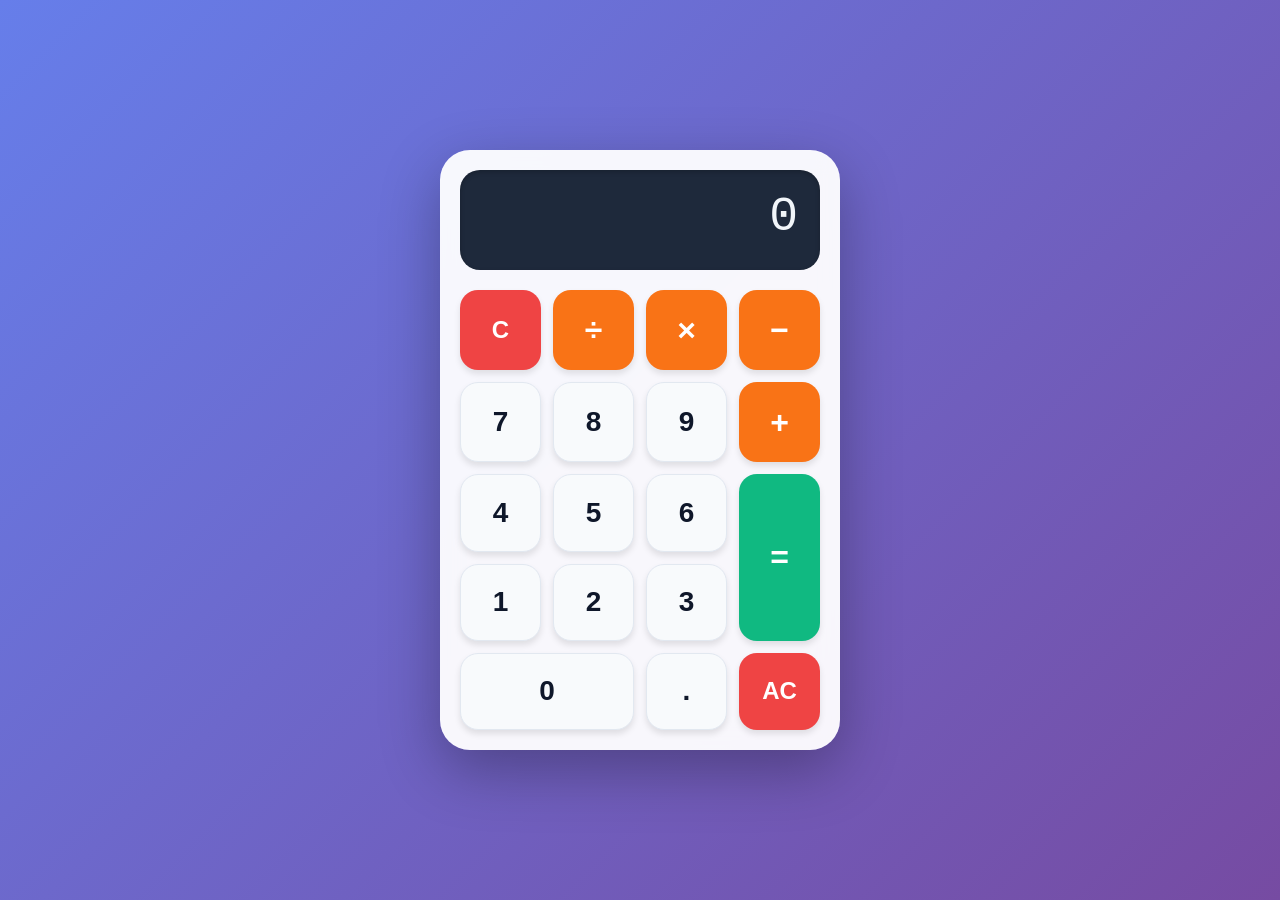
<file: front/gpt/index.html>
<!DOCTYPE html>
<html lang="en">
<head>
    <meta charset="UTF-8">
    <meta name="viewport" content="width=device-width, initial-scale=1.0">
    <title>Elegant Calculator</title>
    <link rel="stylesheet" href="style.css">
</head>
<body>
    <div class="calculator-container">
        <div class="calculator">
            <div class="display" id="display">0</div>
            <div class="button-grid">
                <button class="btn btn-clear" data-action="clear">C</button>
                <button class="btn btn-operator" data-op="/">÷</button>
                <button class="btn btn-operator" data-op="*">×</button>
                <button class="btn btn-operator" data-op="-">−</button>

                <button class="btn btn-number" data-num="7">7</button>
                <button class="btn btn-number" data-num="8">8</button>
                <button class="btn btn-number" data-num="9">9</button>
                <button class="btn btn-operator" data-op="+">+</button>

                <button class="btn btn-number" data-num="4">4</button>
                <button class="btn btn-number" data-num="5">5</button>
                <button class="btn btn-number" data-num="6">6</button>
                <button class="btn btn-equals" data-action="equals">=</button>

                <button class="btn btn-number" data-num="1">1</button>
                <button class="btn btn-number" data-num="2">2</button>
                <button class="btn btn-number" data-num="3">3</button>
                <button class="btn btn-number zero" data-num="0">0</button>

                <button class="btn btn-number" data-num=".">.</button>
                <button class="btn btn-clear" data-action="clear">AC</button>
            </div>
        </div>
    </div>
    <script src="script.js"></script>
</body>
</html>
</file>
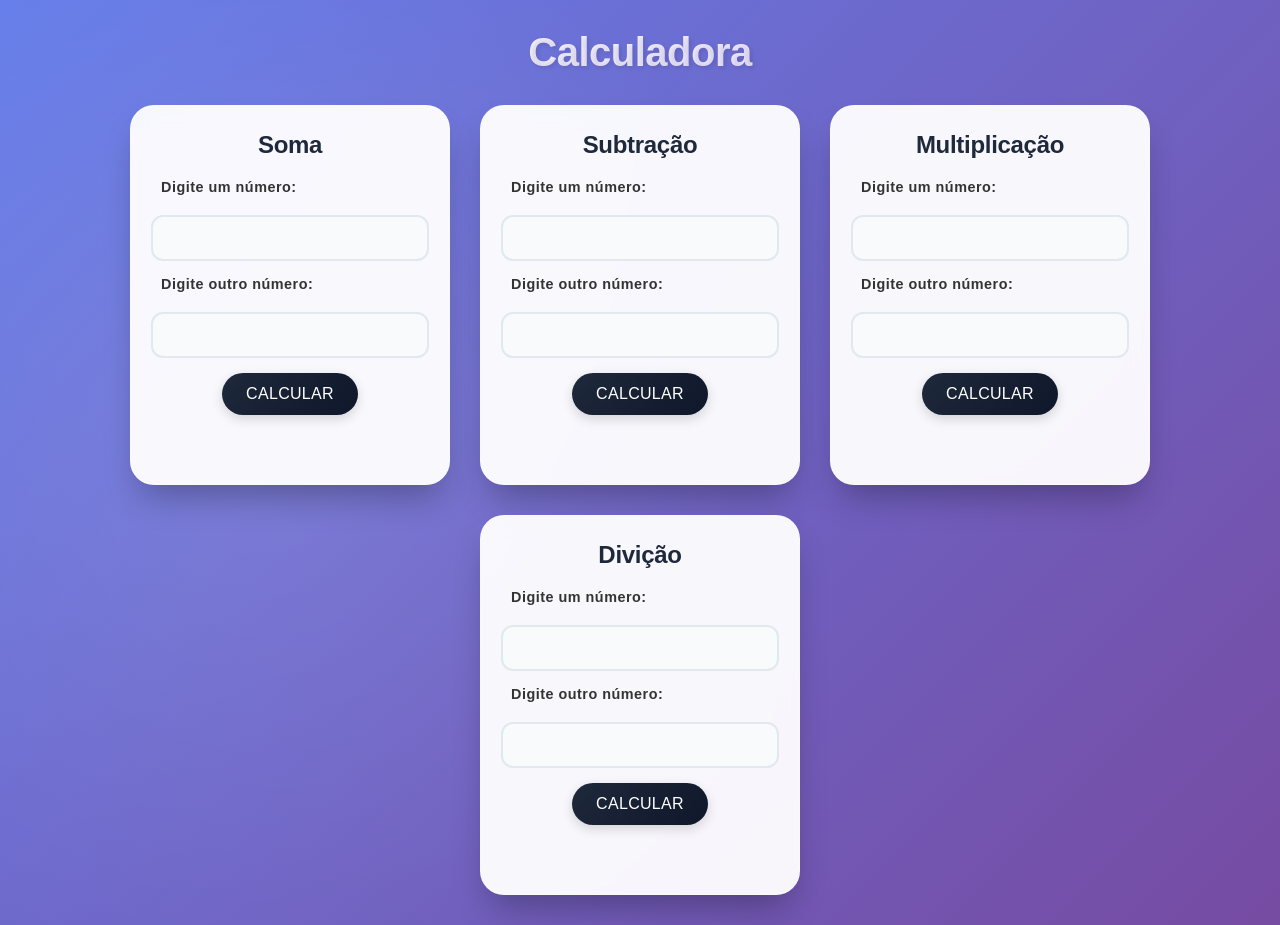
<file: front/inicial/index.html>
<!DOCTYPE html>
<html lang="pt-BR">
<head>
    <meta charset="UTF-8">
    <meta name="viewport" content="width=device-width, initial-scale=1.0">
    <link rel="stylesheet" href="style.css">
    <title>Calculadora</title>
</head>
<body>
    <h1 class="title">Calculadora</h1>    
    <main>
        <div>
            <h2>Soma</h2>
            <label for="soma1">Digite um número: </label>
            <input type="number" id="soma1">
            <label for="soma2">Digite outro número: </label>
            <input type="number" id="soma2">
            <button onclick="somar()">CALCULAR</button>
            <p id="respSoma"></p>
        </div>
        <div>
            <h2>Subtração</h2>
            <label for="sub1">Digite um número: </label>
            <input type="number" id="sub1">
            <label for="sub2">Digite outro número: </label>
            <input type="number" id="sub2">
            <button onclick="subtrair()">CALCULAR</button>
            <p id="respSub"></p>
        </div>
        <div>
            <h2>Multiplicação</h2>
            <label for="multi1">Digite um número: </label>
            <input type="number" id="multi1">
            <label for="multi2">Digite outro número: </label>
            <input type="number" id="multi2">
            <button onclick="multiplicar()">CALCULAR</button>
            <p id="respMulti"></p>
        </div>
        <div>
            <h2>Divição</h2>
            <label for="div1">Digite um número: </label>
            <input type="number" id="div1">
            <label for="div2">Digite outro número: </label>
            <input type="number" id="div2">
            <button onclick="dividir()">CALCULAR</button>
            <p id="respDiv"></p>
        </div>
    </main>
    <script src="script.js"></script>
</body>
</html>
</file>
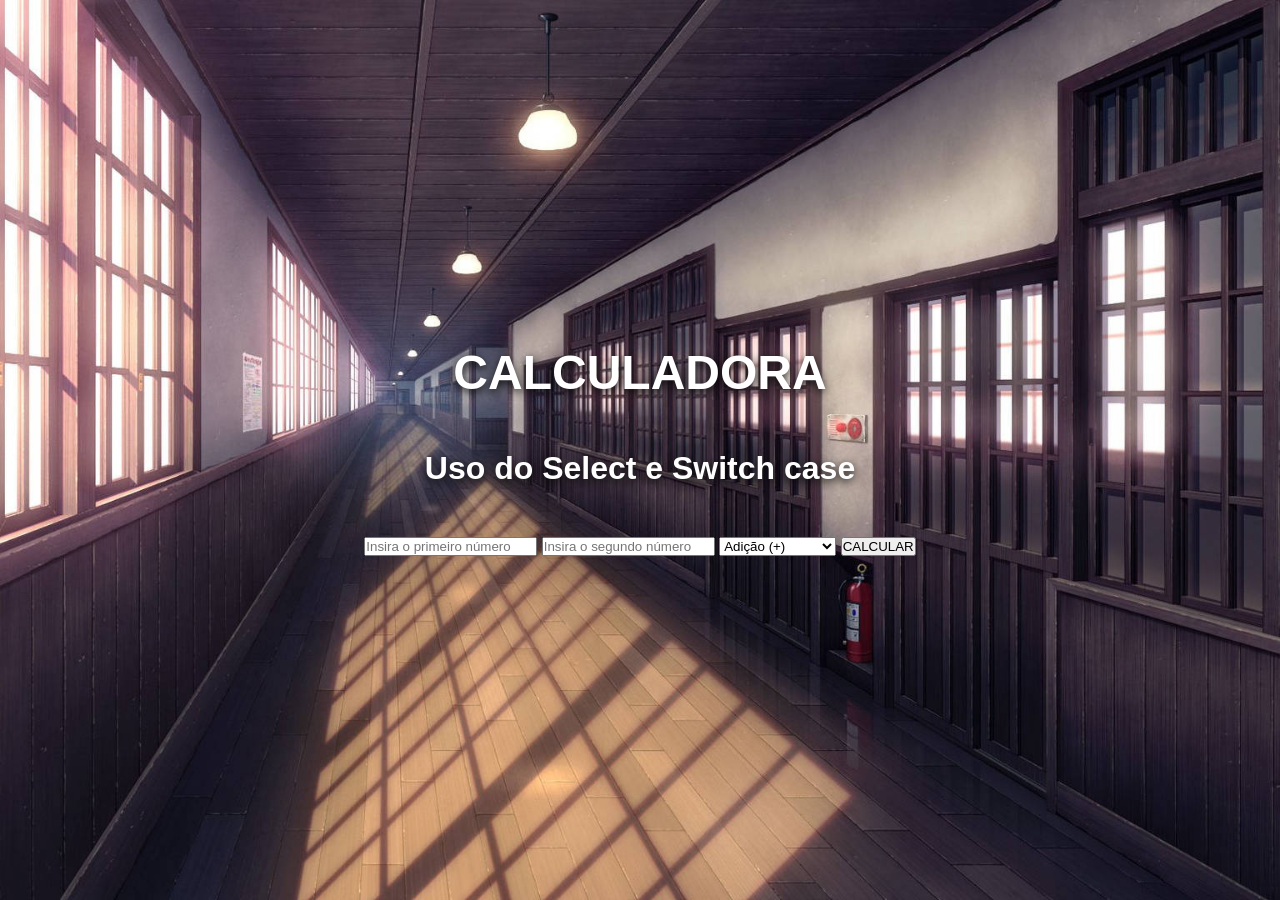
<file: front/ref/index.html>
<!DOCTYPE html>
<html lang="en">
<head>
    <meta charset="UTF-8">
    <meta name="viewport" content="width=device-width, initial-scale=1.0">
    <title>Document</title>
    <link rel="stylesheet" href="style.css">
</head>
<body>
    <h1>CALCULADORA</h1>
    <h2>Uso do Select e Switch case</h2>
    <main>
        <input type="number" placeholder="Insira o primeiro número" id="n1">
        <input type="number" placeholder="Insira o segundo número" id="n2">
        <select id="op">
            <option value="+">Adição (+)</option>
            <option value="-">Subtração (-)</option>
            <option value="*">Multiplicação (*)</option>
            <option value="/">Divisão (/)</option>
        </select>
        <button onclick="calc()">CALCULAR</button>
        <p id="res"></p>
    </main>
    <script src="script.js"></script>
</body>
</html>
</file>
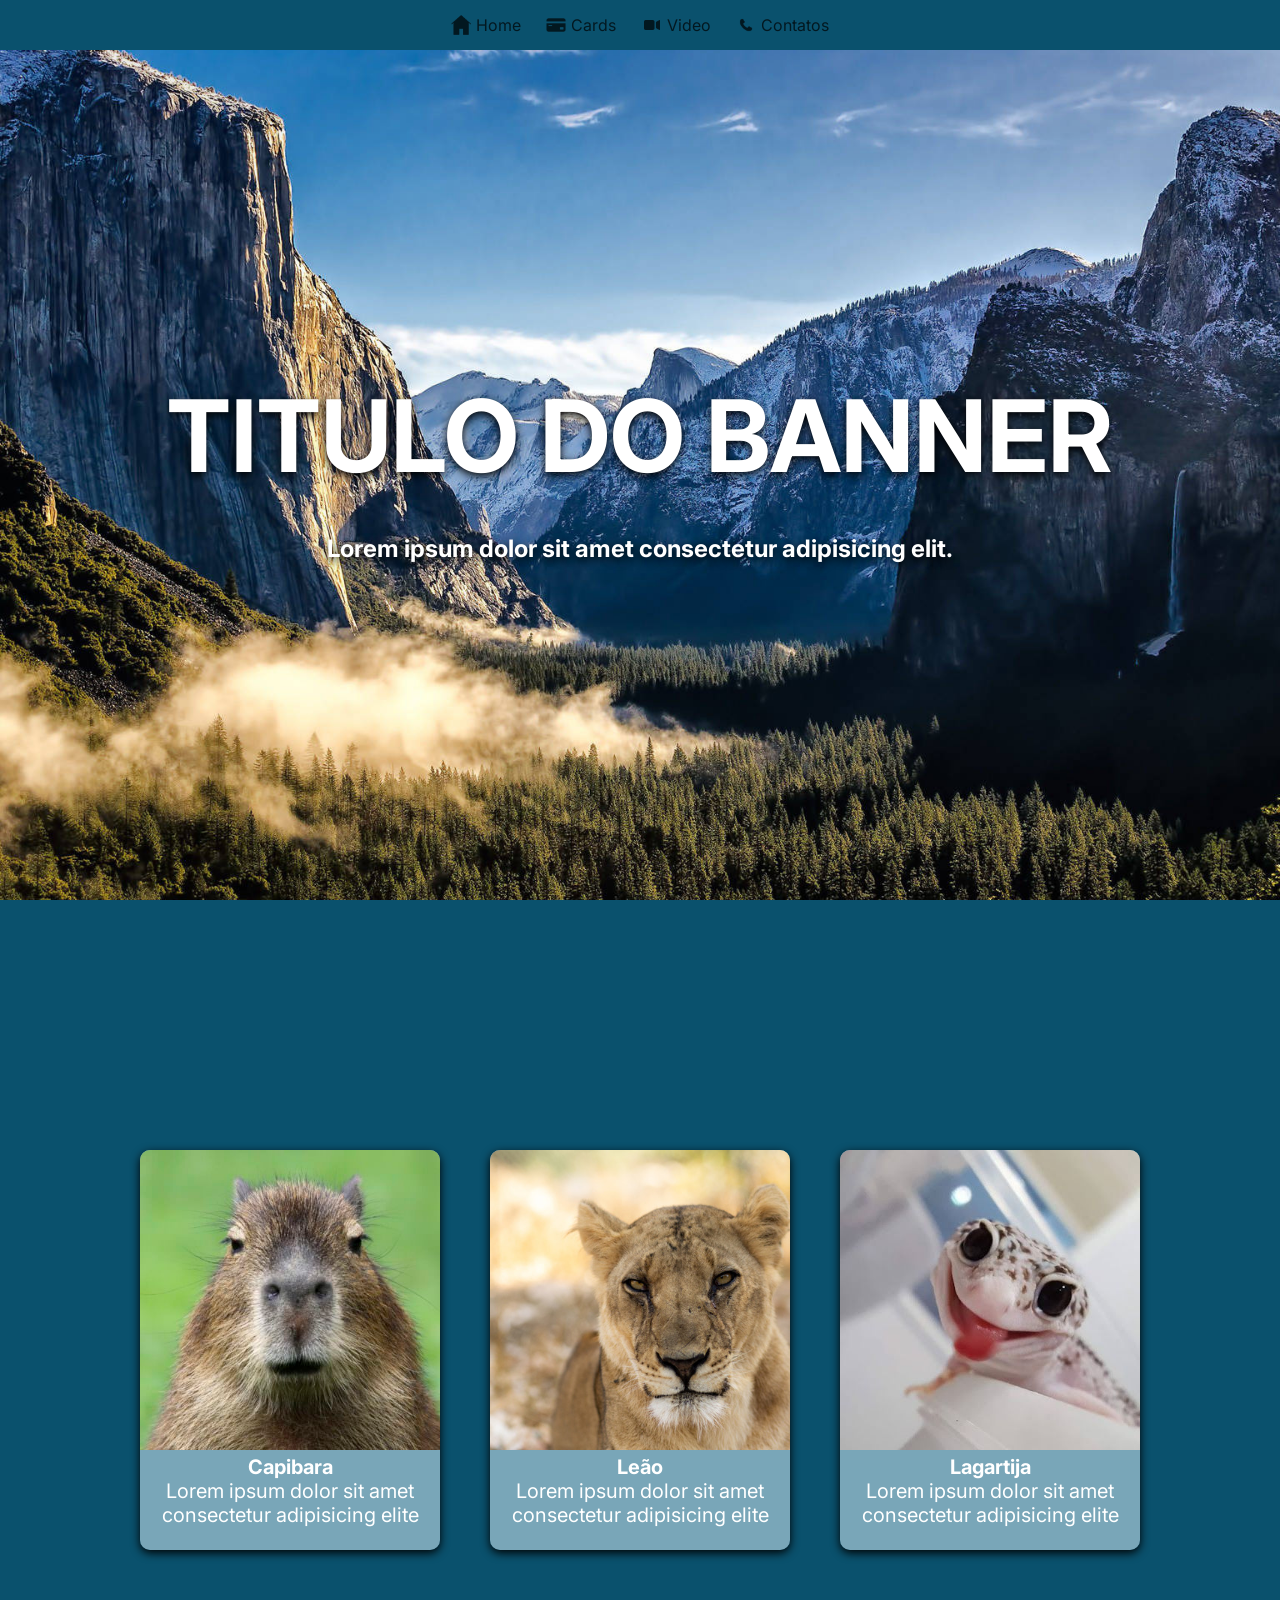
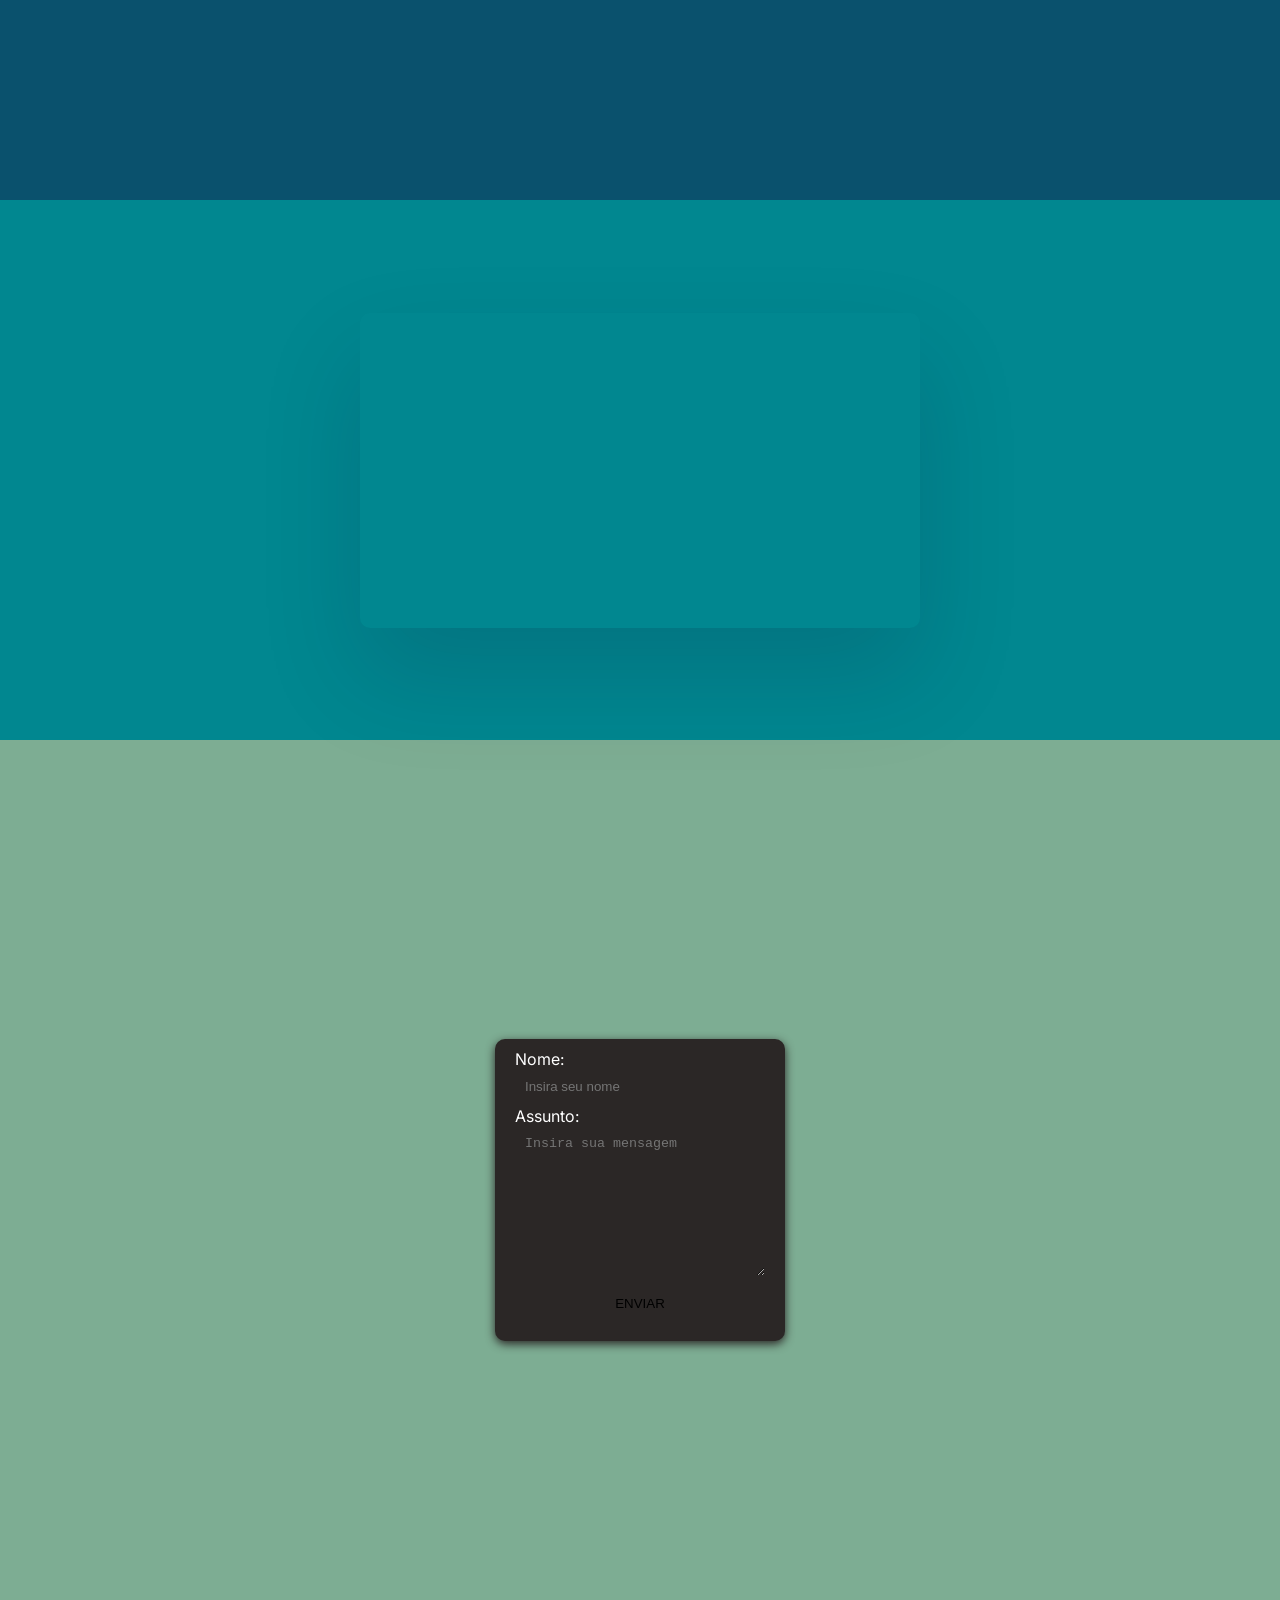
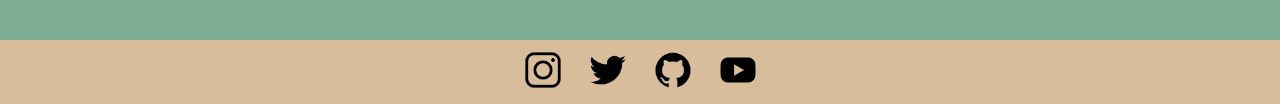
<file: front/lp/src/index.html>
<!DOCTYPE html>
<html lang="en">
<head>
    <meta charset="UTF-8">
    <meta name="viewport" content="width=device-width, initial-scale=1.0">
    <link rel="stylesheet" href="style.css">
    <link rel="preconnect" href="https://fonts.googleapis.com">
    <link rel="preconnect" href="https://fonts.gstatic.com" crossorigin>
    <link href="https://fonts.googleapis.com/css2?family=Inter:ital,opsz,wght@0,14..32,100..900;1,14..32,100..900&display=swap" rel="stylesheet">
    <title>Home Page</title>
</head>
<body>
    <nav>
        
        <span class="navItems" onclick="navTo('s1')">
            <img src="../icons/homepng.png" alt="Home">
            <p class="navWords">Home</p>
        </span>
        </span>
        <span class="navItems" onclick="navTo('s3')">
            <img src="../icons/cardspng.png" alt="Cards">
            <p class="navWords">Cards</p>
        </span>
        <span class="navItems" onclick="navTo('s4')">
            <img src="../icons/videopng.png" alt="Video">
            <p class="navWords">Video</p>
        </span>
        <span class="navItems" onclick="navTo('s5')">
            <img src="../icons/contactpng.png" alt="Contatos">
            <p class="navWords">Contatos</p>
        </span>
    </nav>
    <main>
        <section id="s1" class="s1"> 
                <h1>Titulo do Banner</h1>
                <h2>Lorem ipsum dolor sit amet consectetur adipisicing elit.</h2>
        </section>
        <section id="s3" class="s3"> 
            <div class="card">
                <img src="../images/capi.jpg" alt="">
            
                <div class="textCard">
                    <h4>Capibara</h4>
                    <p>Lorem ipsum dolor sit amet consectetur adipisicing elite</p>
                </div>
            </div>
            <div class="card">
                <img src="../images/lean.jpg" alt="">
                <div class="textCard">
                <h4>Leão</h4>
                <p>Lorem ipsum dolor sit amet consectetur adipisicing elite</p>
                </div>
            </div>
            <div class="card">
                <img src="../images/lagarta.jpg" alt="">
            <div class="textCard">
                <h4>Lagartija</h4>
                <p>Lorem ipsum dolor sit amet consectetur adipisicing elite</p>
            </div>
            </div>
        </section>
        <section id="s4" class="s4"> 
            <iframe class="video" src="https://www.youtube.com/embed/1tjuhCdWPB4?si=wQ4DOuTKsBmZYG1U" frameborder="0"></iframe>
        </section>
        <section id="s5" class="s5"> 
            <div class="formulario">
                <label for="text">Nome:</label>
                <input type="text" id="nome" placeholder="Insira seu nome">
                <label for="assunto">Assunto:</label>
                <textarea id="assunto" placeholder="Insira sua mensagem"></textarea>
                <button onclick="enviar()">ENVIAR</button>
            </div>
        </section>

    </main>
    <footer>
        <a href="https://instagram.com" target="_blank">
            <img width="40px" src="../icons/instagram.png" alt="instagram">
        </a>
        <a href="https://x.com" target="_blank">
            <img width="40px" src="../icons/twiter.png" alt="twiter">
        </a>
        <a href="https://github.com" target="_blank">
            <img width="40px" src="../icons/git.png" alt="git">
        </a>
        <a href="https://www.youtube.com" target="_blank">
            <img width="40px" src="../icons/youtube.png" alt="youtube">
        </a>
    </footer>

    <script src="script.js"></script>
</body>
</html>
</file>
<file: front/gpt/style.css>
* {
    margin: 0;
    padding: 0;
    box-sizing: border-box;
}

body {
    font-family: 'Segoe UI', Tahoma, Geneva, Verdana, sans-serif;
    background: linear-gradient(135deg, #667eea 0%, #764ba2 100%);
    min-height: 100vh;
    display: flex;
    justify-content: center;
    align-items: center;
}

/* Centers the 400x600 div using CSS Grid */
.calculator-container {
    display: grid;
    place-items: center;
    width: 100%;
    min-height: 100vh;
}

.calculator {
    width: 400px;
    height: 600px;
    background: rgba(255, 255, 255, 0.95);
    border-radius: 30px;
    box-shadow: 0 20px 60px rgba(0, 0, 0, 0.3);
    padding: 20px;
    display: flex;
    flex-direction: column;
    backdrop-filter: blur(10px);
    transition: transform 0.3s ease;
}

.calculator:hover {
    transform: translateY(-5px);
}

/* Display Screen */
.display {
    background: #1e293b;
    color: #f1f5f9;
    font-size: 48px;
    font-weight: 500;
    text-align: right;
    padding: 20px;
    margin-bottom: 20px;
    border-radius: 20px;
    min-height: 100px;
    word-wrap: break-word;
    word-break: break-all;
    letter-spacing: 2px;
    box-shadow: inset 0 2px 5px rgba(0, 0, 0, 0.2);
    font-family: 'Courier New', monospace;
}

/* Button Grid Layout */
.button-grid {
    display: grid;
    grid-template-columns: repeat(4, 1fr);
    gap: 12px;
    flex: 1;
}

/* Button Styling */
.btn {
    border: none;
    border-radius: 18px;
    font-size: 28px;
    font-weight: 600;
    cursor: pointer;
    transition: all 0.2s ease;
    box-shadow: 0 4px 6px rgba(0, 0, 0, 0.1);
    font-family: 'Segoe UI', sans-serif;
}

.btn:active {
    transform: scale(0.95);
    box-shadow: 0 2px 3px rgba(0, 0, 0, 0.1);
}

/* Number Buttons */
.btn-number {
    background: #f8fafc;
    color: #0f172a;
    border: 1px solid #e2e8f0;
}

.btn-number:hover {
    background: #e2e8f0;
    border-color: #cbd5e1;
}

/* Operator Buttons (+, -, ×, ÷) */
.btn-operator {
    background: #f97316;
    color: white;
    font-size: 32px;
}

.btn-operator:hover {
    background: #ea580c;
}

/* Clear Button */
.btn-clear {
    background: #ef4444;
    color: white;
    font-size: 24px;
}

.btn-clear:hover {
    background: #dc2626;
}

/* Equals Button */
.btn-equals {
    background: #10b981;
    color: white;
    font-size: 32px;
    grid-row: span 2;
}

.btn-equals:hover {
    background: #059669;
}

/* Zero button spans two columns */
.zero {
    grid-column: span 2;
}

/* Responsive Design */
@media (max-width: 480px) {
    .calculator {
        width: 350px;
        height: 550px;
        padding: 15px;
    }
    
    .display {
        font-size: 40px;
        padding: 15px;
        min-height: 85px;
    }
    
    .btn {
        font-size: 24px;
        border-radius: 15px;
    }
    
    .btn-operator {
        font-size: 28px;
    }
}

@media (max-width: 380px) {
    .calculator {
        width: 320px;
        height: 520px;
    }
    
    .display {
        font-size: 36px;
    }
    
    .btn {
        font-size: 22px;
    }
}
</file>
<file: front/inicial/style.css>
* {
    margin: 0;
    padding: 0;
    box-sizing: border-box;
    font-family: 'Poppins', 'Segoe UI', 'Arial', sans-serif;
}

body {
    overflow-x: hidden;
    min-height: 100vh;
    padding: 30px 20px;
    display: flex;
    flex-direction: column;
    justify-content: center;
    align-items: center;
    background: linear-gradient(135deg, #667eea 0%, #764ba2 100%);
    position: relative;
}

/* Optional: Add a subtle pattern overlay */
body::before {
    content: '';
    position: absolute;
    top: 0;
    left: 0;
    right: 0;
    bottom: 0;
    background: radial-gradient(circle at 20% 50%, rgba(255,255,255,0.1) 0%, transparent 50%);
    pointer-events: none;
}

h1 {
    width: 100%;
    text-align: center;
    margin-top: 0;
    margin-bottom: 30px;
    font-size: 2.5rem;
    font-weight: 600;
    background: linear-gradient(135deg, #fff 0%, #e0d7ff 100%);
    -webkit-background-clip: text;
    background-clip: text;
    color: transparent;
    text-shadow: 2px 2px 4px rgba(0,0,0,0.1);
    letter-spacing: -0.5px;
}

main {
    display: flex;
    flex-direction: row;
    align-items: center;
    justify-content: center;
    flex-wrap: wrap;
    gap: 30px;
    max-width: 1200px;
    margin: 0 auto;
}

div {
    background: rgba(255, 255, 255, 0.95);
    backdrop-filter: blur(10px);
    width: 320px;
    height: auto;
    min-height: 380px;
    border-radius: 24px;
    display: flex;
    flex-direction: column;
    align-items: center;
    gap: 15px;
    padding: 25px 20px;
    box-shadow: 0 20px 35px -10px rgba(0, 0, 0, 0.3);
    transition: transform 0.3s ease, box-shadow 0.3s ease;
    border: 1px solid rgba(255, 255, 255, 0.3);
}

div:hover {
    transform: translateY(-8px);
    box-shadow: 0 25px 40px -12px rgba(0, 0, 0, 0.4);
}

label {
    font-weight: 600;
    font-size: 0.9rem;
    color: #333;
    align-self: flex-start;
    margin-left: 10px;
    margin-bottom: 5px;
    letter-spacing: 0.5px;
}

input {
    border: 2px solid #e2e8f0;
    padding: 12px 16px;
    border-radius: 12px;
    background-color: #f8fafc;
    font-size: 1rem;
    width: 100%;
    transition: all 0.3s ease;
    outline: none;
    color: #1e293b;
}

input:focus {
    border-color: #667eea;
    background-color: #ffffff;
    box-shadow: 0 0 0 3px rgba(102, 126, 234, 0.1);
}

input::placeholder {
    color: #94a3b8;
    font-weight: 400;
}

h2 {
    width: 100%;
    text-align: center;
    font-size: 1.5rem;
    font-weight: 600;
    color: #1e293b;
    margin-bottom: 5px;
    letter-spacing: -0.3px;
}

button {
    border: none;
    background: linear-gradient(135deg, #1e293b 0%, #0f172a 100%);
    color: white;
    padding: 12px 24px;
    border-radius: 40px;
    font-size: 1rem;
    font-weight: 500;
    cursor: pointer;
    transition: all 0.25s ease-in-out;
    box-shadow: 0 4px 12px rgba(0, 0, 0, 0.15);
    width: auto;
    min-width: 100px;
    letter-spacing: 0.3px;
}

button:hover {
    background: linear-gradient(135deg, #ffffff 0%, #f1f5f9 100%);
    color: #0f172a;
    transform: translateY(-2px);
    box-shadow: 0 8px 20px rgba(0, 0, 0, 0.2);
    border: 1px solid #e2e8f0;
}

button:active {
    transform: translateY(1px);
    box-shadow: 0 2px 8px rgba(0, 0, 0, 0.1);
}

/* Responsive adjustments */
@media (max-width: 768px) {
    body {
        padding: 20px 15px;
    }
    
    h1 {
        font-size: 1.8rem;
        margin-bottom: 20px;
    }
    
    div {
        width: 280px;
        min-height: 340px;
        padding: 20px 15px;
    }
    
    button {
        padding: 10px 20px;
        min-width: 80px;
    }
    
    input {
        padding: 10px 14px;
    }
}

@media (max-width: 480px) {
    h1 {
        font-size: 1.5rem;
    }
    
    div {
        width: 260px;
        min-height: 320px;
    }
    
    button {
        padding: 8px 16px;
        font-size: 0.9rem;
    }
}
</file>
<file: front/ref/style.css>
*{
 padding: 0;
 margin: 0;
 box-sizing: border-box;
 font-family: Arial, Helvetica, sans-serif;
}
body{
    background-image: url('./cenario-escolar-de-anime-qayu7ahugz1nc3k7.jpg');
    background-repeat: no-repeat;
    background-size: cover;
    background-position: center;
    background-attachment: fixed;
    min-height: 100vh;
    height: auto;
    align-items: center;
    justify-content: center;
    gap: 50px;
    color: white;
    display: flex;
    flex-direction: column;
    text-shadow: 0px 3px 10px #090909;
}
h1{
    font-size: 3rem;
}
h2{
    font-size: 2rem;
}

@media (width <= 1024px){
    body{
        background-image: url(./2fbc844a5b4a294d164607c2ec4e15da.jpg);
    }
    h1{
    font-size: 2rem;
    }
    h2{
    font-size: 1rem;
}
}
</file>
<file: front/lp/src/style.css>
*{
    margin: 0;
    padding: 0;
    box-sizing: border-box;
    scroll-behavior: smooth;
}
nav{
    position: fixed;
    background-color: #0a516d;
    width: 100%;
    height: 50px;
    display: flex;
    align-items: center;
    justify-content: center;
    gap: 2vw;
    box-shadow: rgba(17, 12, 46, 0.15) 0px 48px 100px 0px;
    animation: cima 2s ease-in-out;
}

@keyframes cima {
    0%{
        opacity: 0;
        transform: translateY(-80px);
    }
}
body{
    font-family: "Inter", sans-serif;
    overflow-x: hidden;
}
.navItems{
    display: flex;
    align-items: center;
    justify-content: center;
    gap: 5px;
    opacity: 0.7;
    transition: all 200ms ease-in-out;
}

.navItems:hover{
    opacity: 1;
    cursor: pointer;
}
.navItems img{
    width: 20px;
    height: auto;
}
section{
    min-height: 100vh;
    height: auto;
}

footer{
    display: flex;
    align-items: center;
    justify-content: center;
    height: auto;
    padding: 10px;
    gap: 25px;
    background-color: rgb(216, 189, 157);
}
footer a img{
    opacity: 0.7px;
    transition: all 200ms ease-in-out;
}
footer a img:hover{
    opacity: 1;
    cursor: pointer;
    transform: scale(1.1) translateY(-5px);
}

.s1{
    background-image: url(../images/fundo1.jpg);
    background-position: center;
    background-repeat: no-repeat;
    background-size: cover;
    background-attachment: fixed;
    flex-direction: column;
    align-items: center;
    justify-content: center;
    padding: 50px;
    display: flex;
}
.s1 h1{
    font-size: 100px;
    color: white;
    text-transform: uppercase;
    text-shadow: 0px 3px 10px black;
    width: 100%;
    text-align: center;
    padding: 3vw;
    animation: esquerda 2s ease-in-out;
}
.s3{
    display: flex;
    align-items: center;
    justify-content: center;
    text-align: center;
    flex-wrap: wrap;
    gap: 50px;
    background-color:#0a516d ;
}
a{
    text-decoration: none;
}

.card{
    background-color:#84afc0e9 ;
    color: white;
    font-size: 20px;
    width: 300px;
    height: 400px;
    overflow: hidden;
    border-radius: 10px;
    box-shadow: 0px 3px 10px black;
}
.card img{
    width: 100%;
    height: auto;
}
@keyframes esquerda {
    0%{
        opacity: 0;
        transform: translateX(-50px);
    }
}
.s1 h2{
    display: flex;
    color: white;
    text-shadow: 0px 3px 10px black;
    text-align: center;
    justify-content: center;
    align-items: center;
    width: 100%;
    animation: direita 2s ease-in-out;
}
@keyframes direita {
    0%{
        opacity: 0;
        transform: translateX(50px);
    }
}
.s4{
    display: flex;
    align-items: center;
    justify-content: center;
    background-color: #018790;
    min-height: 60vh;
}
.video{
    width: 560px;
    height: 315px;
    box-shadow: rgba(17, 12, 46, 0.15) 0px 48px 100px 0px;
    border-radius: 10px;
}
.s5{
    display: flex;
    align-items: center;
    justify-content: center;
    background-color: #7dad93;
}
.formulario{
    background-color:  #2b2726;
    color: white;
    box-shadow: 0px 3px 10px #2b2726;
    display: flex;
    align-items: center;
    justify-content: center;
    flex-direction: column;
    padding: 20px;
    border-radius: 10px;
    gap: 10px;
}

.formulario label{
    width: 100%;
    margin: -10px;
}

.formulario input{
    padding: 10px;
    border: none;
    background: transparent;
    color: white;
    border-bottom: 2px solid  #2b2726;
    width: 100%;
}

input:focus{
    outline: none;
    color: #0a516d;
    border-bottom: 2px solid #2b2726;
}

textarea{
    max-width: 250px;
    min-width: 250px;
    min-height: 150px;
    max-height: 150px;
    padding: 10px;
    border: none;
    background: transparent;
    border-radius: 10px;
    color: white;
}

button{
    border: none;
    padding: 10px;
    border-radius: 2px solid white;
    background: transparent;
    transition: all 200ms linear;
    width: 100%;
}

@media(width <= 800px){
    nav{height: 60px;
    gap: 5vw;
    }
    .navItems img{
        width: 30px;
    }
    .navWords{
        display: none;
    }
    .video{
    width: 100%;
    height: 315px;
    border-radius: 0px;
    }
    .s1{
        background-image: url(../images/mobilefundo.jpg);
    }
}
</file>
